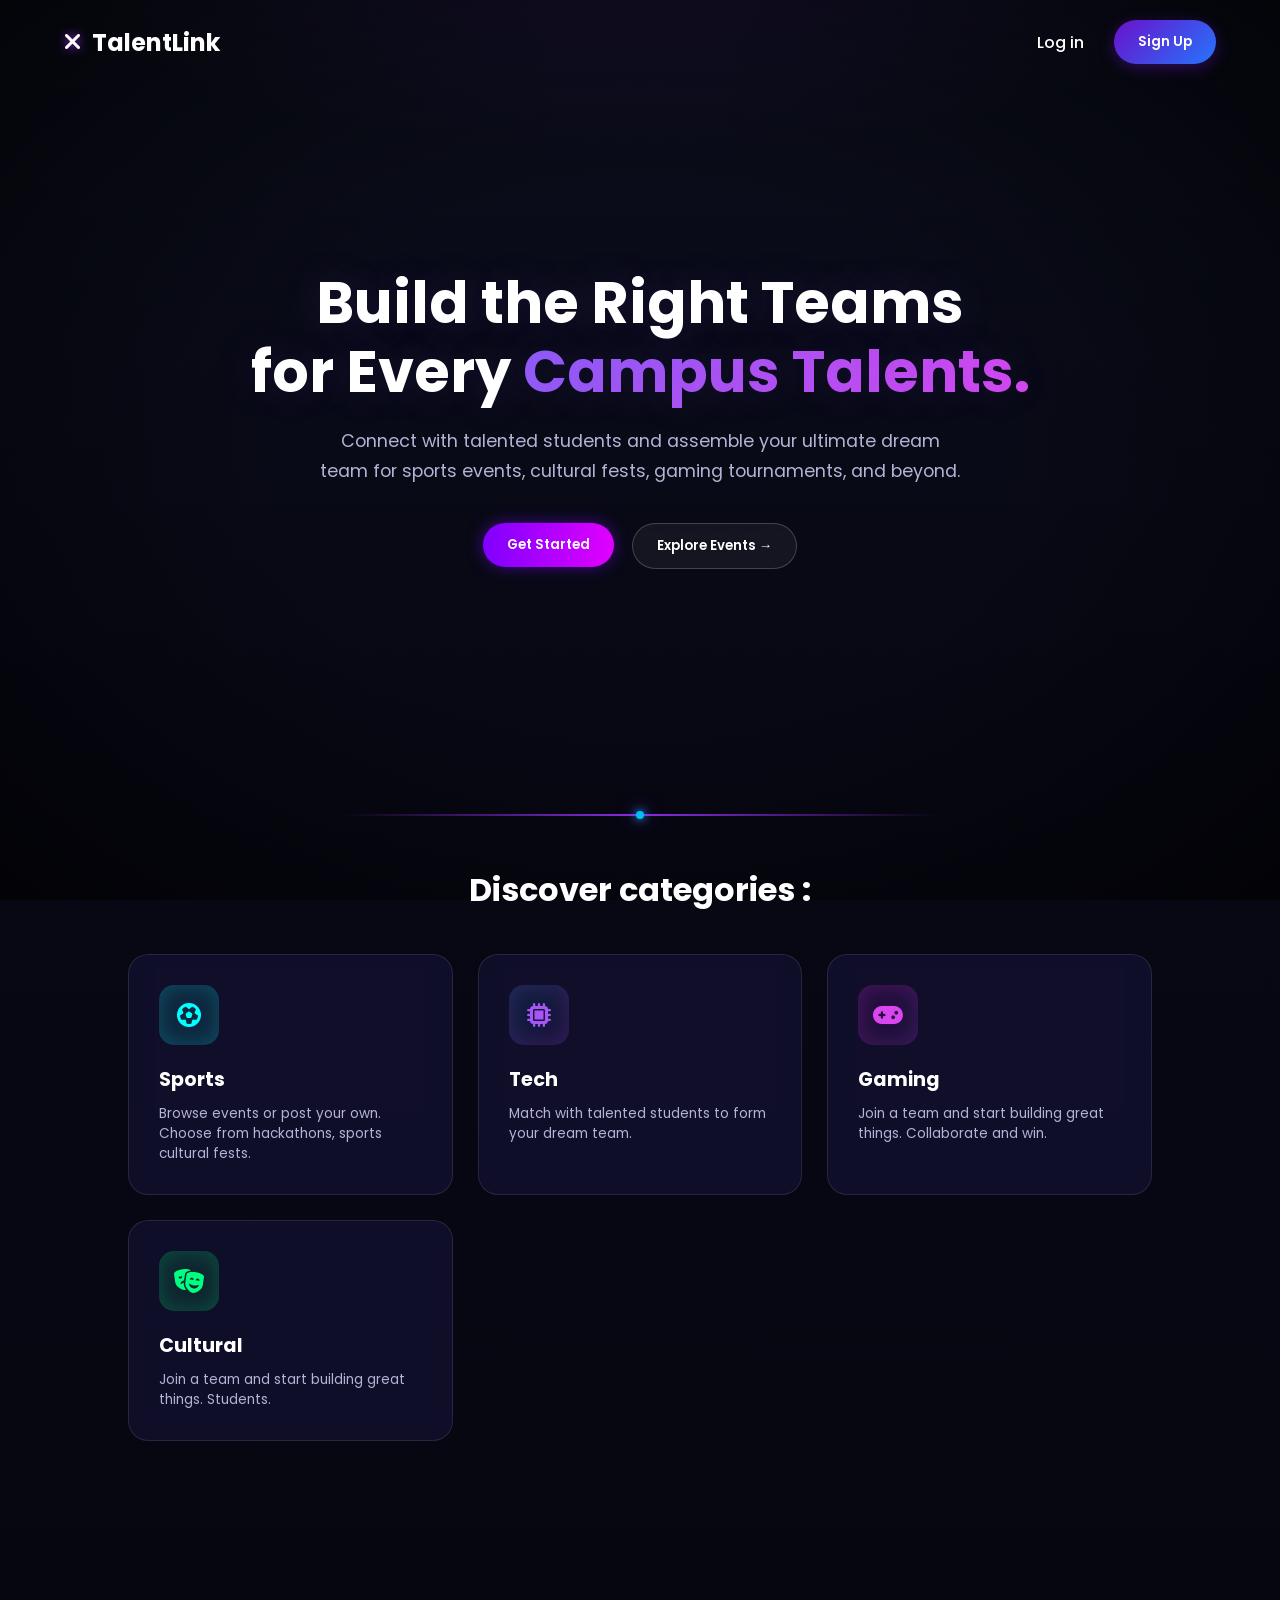
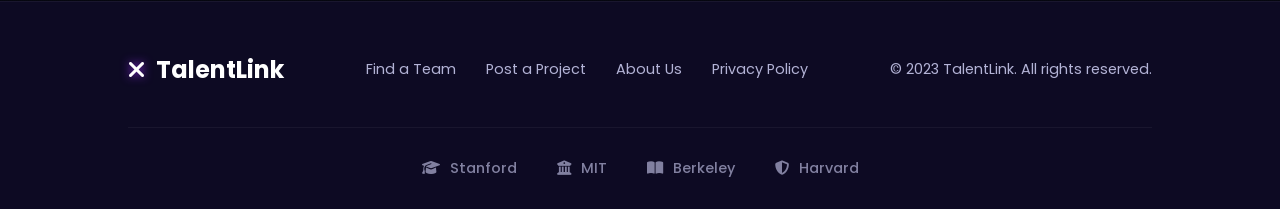
<file: index.html>
<!doctype html>
<html lang="en">
  <head>
    <meta charset="UTF-8" />
    <meta name="viewport" content="width=device-width, initial-scale=1.0" />
    <title>TalentLink - Space Theme UI</title>
    <link
      rel="stylesheet"
      href="https://cdnjs.cloudflare.com/ajax/libs/font-awesome/6.4.0/css/all.min.css"
    />
    <link
      href="https://fonts.googleapis.com/css2?family=Poppins:wght@300;400;500;600;700&display=swap"
      rel="stylesheet"
    />
    <link rel="stylesheet" href="css/style.css" />
  </head>
  <body>
    <div class="bg-container">
      <div class="bg-noise"></div>
    </div>

    <nav class="navbar">
      <div class="logo">
        <a href="#" class="clickable-icon"
          ><i class="fa-solid fa-xmark text-glow"></i> TalentLink</a
        >
      </div>
      <div class="nav-links">
        <a href="pages/auth.html" class="nav-link">Log in</a>
        <a href="pages/auth.html">
          <button class="btn btn-primary-glow">Sign Up</button>
        </a>
      </div>
    </nav>

    <section class="hero-doodle">
      <h1>
        Build the Right Teams<br />
        for Every <span>Campus Talents.</span>
      </h1>

      <p>
        Connect with talented students and assemble your ultimate dream team for
        sports events, cultural fests, gaming tournaments, and beyond.
      </p>

      <div class="hero-buttons">
        <a href="pages/auth.html">
          <button class="btn btn-purple-glow">Get Started</button>
        </a>
        <a href="find-events.html">
          <button class="btn btn-outline-glow">Explore Events →</button>
        </a>
      </div>
    </section>

    <section class="section popular-categories">
      <div class="glowing-divider-reverse"></div>
      <h2 class="section-title">Discover categories :</h2>

      <div class="categories-grid">
        <a href="#" class="glass-card category-card clickable-card">
          <div class="icon-box cyan-glow">
            <i class="fa-solid fa-futbol"></i>
          </div>
          <div class="cat-info">
            <h3>Sports</h3>
            <p>
              Browse events or post your own. Choose from hackathons, sports
              cultural fests.
            </p>
          </div>
        </a>
        <a href="#" class="glass-card category-card clickable-card">
          <div class="icon-box blue-purple-glow">
            <i class="fa-solid fa-microchip"></i>
          </div>
          <div class="cat-info">
            <h3>Tech</h3>
            <p>Match with talented students to form your dream team.</p>
          </div>
        </a>
        <a href="#" class="glass-card category-card clickable-card">
          <div class="icon-box pink-purple-glow">
            <i class="fa-solid fa-gamepad"></i>
          </div>
          <div class="cat-info">
            <h3>Gaming</h3>
            <p>
              Join a team and start building great things. Collaborate and win.
            </p>
          </div>
        </a>
        <a href="#" class="glass-card category-card clickable-card">
          <div class="icon-box green-glow">
            <i class="fa-solid fa-masks-theater"></i>
          </div>
          <div class="cat-info">
            <h3>Cultural</h3>
            <p>Join a team and start building great things. Students.</p>
          </div>
        </a>
      </div>
    </section>

    <footer class="footer">
      <div class="footer-top">
        <div class="logo">
          <a href="#" class="clickable-icon"
            ><i class="fa-solid fa-xmark text-glow"></i> TalentLink</a
          >
        </div>
        <div class="footer-links">
          <a href="#">Find a Team</a>
          <a href="#">Post a Project</a>
          <a href="#">About Us</a>
          <a href="#">Privacy Policy</a>
        </div>
        <div class="copyright">© 2023 TalentLink. All rights reserved.</div>
      </div>
      <div class="footer-bottom footer-logos">
        <span><i class="fa-solid fa-graduation-cap"></i> Stanford</span>
        <span><i class="fa-solid fa-building-columns"></i> MIT</span>
        <span><i class="fa-solid fa-book-open"></i> Berkeley</span>
        <span><i class="fa-solid fa-shield-halved"></i> Harvard</span>
      </div>
    </footer>
  </body>
</html>
</file>
<file: css/style.css>
/* --- Global Reset & Variables --- */
:root {
    --bg-dark: #0f0c29;
    --bg-secondary: #1a163f;
    --text-white: #ffffff;
    --text-gray: #b3b3d6;
    
    /* Glow Colors */
    --glow-purple: #8a2be2;
    --glow-blue: #00bfff;
    --glow-pink: #ff00ff;
    --glow-cyan: #00ffff;
    --glow-green: #00ff7f;
    
    /* Gradients */
    --grad-purple-btn: linear-gradient(135deg, #6a11cb 0%, #2575fc 100%);
    --grad-card-border: linear-gradient(to bottom right, rgba(138, 43, 226, 0.8), rgba(0, 191, 255, 0.5));
    
    --section-spacing: 80px;
}

* {
    margin: 0;
    padding: 0;
    box-sizing: border-box;
    font-family: 'Poppins', sans-serif;
}

/* ===== SIMPLE TALENTLINK BACKGROUND ===== */

body {
  margin: 0;
  min-height: 100vh;
  color: #ffffff;
  overflow-x: hidden;

  background:
    radial-gradient(
      1200px 600px at 50% -200px,
      rgba(124, 58, 237, 0.18),
      transparent 60%
    ),
    linear-gradient(
      180deg,
      #0b0d1a 0%,
      #070814 40%,
      #05060f 100%
    );
}





a {
    text-decoration: none;
    color: inherit;
    transition: 0.3s;
}

/* --- Animated Space Background --- */
/* ===============================
   EXACT TALENTLINK BACKGROUND
   =============================== */

/* ===== IMAGE-BASED SPACE BACKGROUND ===== */

.bg-container::after {
    content: "";
    position: absolute;
    inset: 0;
    pointer-events: none;

    background: radial-gradient(
        ellipse at center,
        transparent 45%,
        rgba(0,0,0,0.65) 100%
    );
}
body > *:not(.bg-container) {
    position: relative;
    z-index: 1;
}



/* star dust / noise */
.bg-noise {
    position: absolute;
    inset: 0;
    background-image:
        radial-gradient(rgba(255,255,255,0.08) 1px, transparent 1px);
    background-size: 32px 32px;
    opacity: 0.22;
    mix-blend-mode: screen;
}

/* vignette (dark edges) */
.bg-container::after {
    content: "";
    position: absolute;
    inset: 0;
    background: radial-gradient(
        ellipse at center,
        transparent 40%,
        rgba(0,0,0,0.65) 100%
    );
}


/* --- Reusable Components & Utilities --- */
.text-glow {
    text-shadow: 0 0 10px var(--glow-purple);
}

/* Button Styles */
.btn {
    padding: 12px 24px;
    border-radius: 30px;
    border: none;
    font-weight: 600;
    cursor: pointer;
    transition: all 0.3s ease;
    display: inline-flex;
    align-items: center;
    justify-content: center;
    gap: 10px;
}

.btn:hover {
    transform: translateY(-2px);
}

.btn-primary-glow {
    background: var(--grad-purple-btn);
    color: white;
    box-shadow: 0 4px 15px rgba(106, 17, 203, 0.4);
}

.btn-primary-glow:hover {
     box-shadow: 0 6px 20px rgba(106, 17, 203, 0.6);
}

.btn-purple-glow {
    background: linear-gradient(90deg, #7F00FF, #E100FF);
    color: white;
    box-shadow: 0 0 15px rgba(127, 0, 255, 0.5);
}
.btn-purple-glow:hover {
    box-shadow: 0 0 25px rgba(127, 0, 255, 0.8);
}

.btn-outline-glow {
    background: rgba(255, 255, 255, 0.05);
    border: 1px solid rgba(255, 255, 255, 0.2);
    color: white;
    backdrop-filter: blur(5px);
}
.btn-outline-glow:hover {
    background: rgba(255, 255, 255, 0.1);
    border-color: var(--glow-purple);
    box-shadow: 0 0 15px rgba(138, 43, 226, 0.3);
}

.btn-full-width {
    width: 100%;
    padding: 15px;
    font-size: 1.1rem;
}

.btn-small {
    padding: 8px 16px;
    font-size: 0.9rem;
    width: 100%;
}

/* Glassmorphism Card Style */
.glass-card {
    background: rgba(30, 27, 75, 0.4);
    border-radius: 20px;
    border: 1px solid rgba(255, 255, 255, 0.1);
    backdrop-filter: blur(10px);
    padding: 30px;
    transition: transform 0.3s, border-color 0.3s, box-shadow 0.3s;
}

.clickable-card:hover {
    transform: translateY(-5px);
    border-color: rgba(138, 43, 226, 0.5);
    box-shadow: 0 10px 30px -10px rgba(138, 43, 226, 0.3);
    cursor: pointer;
}

/* Icon Boxes with specific glows */
.icon-box {
    width: 60px;
    height: 60px;
    border-radius: 15px;
    display: flex;
    align-items: center;
    justify-content: center;
    font-size: 24px;
    margin-bottom: 20px;
}

.blue-glow { background: rgba(0, 191, 255, 0.1); color: var(--glow-blue); box-shadow: 0 0 20px rgba(0, 191, 255, 0.2) inset; }
.purple-glow { background: rgba(138, 43, 226, 0.1); color: var(--glow-purple); box-shadow: 0 0 20px rgba(138, 43, 226, 0.2) inset; }
.pink-glow { background: rgba(255, 0, 255, 0.1); color: var(--glow-pink); box-shadow: 0 0 20px rgba(255, 0, 255, 0.2) inset; }
.cyan-glow { background: rgba(0, 255, 255, 0.1); color: var(--glow-cyan); box-shadow: 0 0 20px rgba(0, 255, 255, 0.2) inset; }
.blue-purple-glow { background: linear-gradient(135deg, rgba(0,191,255,0.1), rgba(138,43,226,0.1)); color: #a855f7; box-shadow: 0 0 20px rgba(168, 85, 247, 0.2) inset; }
.pink-purple-glow { background: linear-gradient(135deg, rgba(255,0,255,0.1), rgba(138,43,226,0.1)); color: #d946ef; box-shadow: 0 0 20px rgba(217, 70, 239, 0.2) inset; }
.green-glow { background: rgba(0, 255, 127, 0.1); color: var(--glow-green); box-shadow: 0 0 20px rgba(0, 255, 127, 0.2) inset; }


/* Glowing Dividers */
.glowing-divider, .glowing-divider-reverse {
    height: 2px;
    width: 100%;
    max-width: 600px;
    margin: 20px auto 50px;
    background: linear-gradient(90deg, transparent, var(--glow-purple), transparent);
    position: relative;
    display: flex;
    justify-content: center;
    align-items: center;
}

.glowing-divider::after, .glowing-divider-reverse::after {
    content: '';
    position: absolute;
    width: 8px;
    height: 8px;
    background: var(--glow-blue);
    border-radius: 50%;
    box-shadow: 0 0 10px var(--glow-blue), 0 0 20px var(--glow-purple);
}
/* Adjust dot position based on the image's flow */
.glowing-divider::after { top: -3px; }
.glowing-divider-reverse::after { bottom: -3px; }


/* --- Layout & Specific Sections --- */

/* Navbar */
.navbar {
    display: flex;
    justify-content: space-between;
    align-items: center;
    padding: 20px 5%;
}

.logo a {
    font-size: 1.5rem;
    font-weight: 700;
    display: flex;
    align-items: center;
    gap: 10px;
}

.nav-links {
    display: flex;
    align-items: center;
    gap: 30px;
}

.nav-link {
    font-weight: 500;
}
.nav-link:hover {
    color: var(--glow-purple);
    text-shadow: 0 0 5px var(--glow-purple);
}

/* Hero Section */
.hero-section {
    display: flex;
    justify-content: space-between;
    align-items: center;
    padding: 5% 10%;
    min-height: 70vh;
}

.hero-content {
    flex: 1;
    max-width: 600px;
}

.hero-content h1 {
    font-size: 3.5rem;
    line-height: 1.2;
    margin-bottom: 20px;
    background: linear-gradient(to right, #fff, #a4508b);
    -webkit-text-fill-color: transparent;
    filter: drop-shadow(0 0 5px rgba(164, 80, 139, 0.3));
}

.hero-content p {
    font-size: 1.1rem;
    color: var(--text-gray);
    margin-bottom: 40px;
    max-width: 450px;
}

.hero-buttons {
    display: flex;
    gap: 20px;
}
/* ===============================
   CENTERED DOODLED HERO
================================ */

.hero-doodle {
    min-height: 70vh;
    padding: 120px 10% 80px;
    display: flex;
    flex-direction: column;
    align-items: center;
    justify-content: center;
    text-align: center;
}

.hero-doodle h1 {
    font-size: 3.6rem;
    line-height: 1.2;
    margin-bottom: 20px;
    color: #ffffff;
}
.hero-doodle h1 {
  text-shadow: 0 0 40px rgba(139, 92, 246, 0.15);
}

.hero-doodle h1 span {
    background: linear-gradient(135deg, #8b5cf6, #d946ef);
    -webkit-background-clip: text;
    -webkit-text-fill-color: transparent;
}

.hero-doodle p {
    max-width: 650px;
    font-size: 1.1rem;
    line-height: 1.7;
    color: var(--text-gray);
    margin-bottom: 36px;
}

.hero-doodle .hero-buttons {
    display: flex;
    gap: 18px;
    justify-content: center;
    flex-wrap: wrap;
}

/* Hero Feature Card (Right) */
.hero-card-container {
    flex: 0 0 400px;
    position: relative;
    /* Trick for gradient border with rounded corners */
    background: var(--grad-card-border);
    padding: 2px; /* Thickness of border */
    border-radius: 25px;
    box-shadow: 0 0 30px rgba(138, 43, 226, 0.2);
}

.hero-card {
    background: var(--bg-secondary);
    border-radius: 23px; /* slightly less than container */
    padding: 30px;
    text-align: center;
    height: 100%;
}

.card-illustration {
    width: 100%;
    height: auto;
    border-radius: 15px;
    margin-bottom: 25px;
    mask-image: linear-gradient(to bottom, black 80%, transparent 100%); /* Fade out bottom of image */
}

.hero-card h3 {
    font-size: 1.5rem;
    margin-bottom: 10px;
}

.hero-card p {
    color: var(--text-gray);
    margin-bottom: 25px;
    font-size: 0.9rem;
}

/* Sections */
.section {
    padding: var(--section-spacing) 10%;
    text-align: center;
}

.section-title {
    font-size: 2rem;
    margin-bottom: 10px;
}

/* How It Works Section */
.steps-container {
    display: flex;
    justify-content: space-between;
    align-items: center;
    gap: 20px;
    margin-top: 40px;
}

.step-card {
    flex: 1;
    text-align: left;
    min-height: 300px;
    display: flex;
    flex-direction: column;
}

.step-card h3 {
    font-size: 1.2rem;
    margin-bottom: 15px;
}

.step-card p {
    color: var(--text-gray);
    font-size: 0.9rem;
    margin-bottom: auto; /* Pushes button to bottom */
    line-height: 1.5;
}

.step-arrow {
    font-size: 1.5rem;
    color: var(--glow-purple);
    opacity: 0.5;
}

/* Popular Categories Section */
.categories-grid {
    display: grid;
    grid-template-columns: repeat(auto-fit, minmax(250px, 1fr));
    gap: 25px;
    margin-top: 40px;
}

.category-card {
    display: flex;
    flex-direction: column;
    align-items: flex-start;
    text-align: left;
}

.category-card h3 {
    font-size: 1.2rem;
    margin-bottom: 10px;
}

.category-card p {
    color: var(--text-gray);
    font-size: 0.85rem;
}

/* Footer */
.footer {
    background: rgba(15, 12, 41, 0.8);
    padding: 50px 10% 30px;
    margin-top: var(--section-spacing);
    border-top: 1px solid rgba(255, 255, 255, 0.05);
}

.footer-top {
    display: flex;
    justify-content: space-between;
    align-items: center;
    margin-bottom: 40px;
    flex-wrap: wrap;
    gap: 20px;
}

.footer-links {
    display: flex;
    gap: 30px;
}

.footer-links a, .copyright, .footer-logos {
    color: var(--text-gray);
    font-size: 0.9rem;
}

.footer-links a:hover {
    color: var(--text-white);
}

.footer-bottom {
    display: flex;
    justify-content: center;
    gap: 40px;
    padding-top: 30px;
    border-top: 1px solid rgba(255, 255, 255, 0.05);
}

.footer-logos span {
    display: flex;
    align-items: center;
    gap: 10px;
    font-weight: 500;
    opacity: 0.7;
    transition: 0.3s;
    cursor: pointer;
}

.footer-logos span:hover {
    opacity: 1;
    color: var(--text-white);
    text-shadow: 0 0 10px rgba(255,255,255,0.3);
}

/* --- Responsive Adjustments --- */
@media (max-width: 1024px) {
    .hero-section {
        flex-direction: column;
        text-align: center;
        padding-top: 100px;
    }
    .hero-content {
        margin-bottom: 60px;
    }
    .hero-content p {
        margin: 0 auto 40px;
    }
    .hero-buttons {
        justify-content: center;
    }
    .steps-container {
        flex-direction: column;
    }
    .step-arrow {
        transform: rotate(90deg);
        margin: 20px 0;
    }
}

@media (max-width: 768px) {
    .navbar {
        padding: 20px;
    }
    .nav-links {
        gap: 15px;
    }
    .hero-content h1 {
        font-size: 2.5rem;
    }
    .hero-buttons {
        flex-direction: column;
    }
    .btn {
        width: 100%;
    }
    .footer-top {
        flex-direction: column;
        text-align: center;
    }
    .footer-bottom {
        flex-wrap: wrap;
        gap: 20px;
    }
}
</file>
